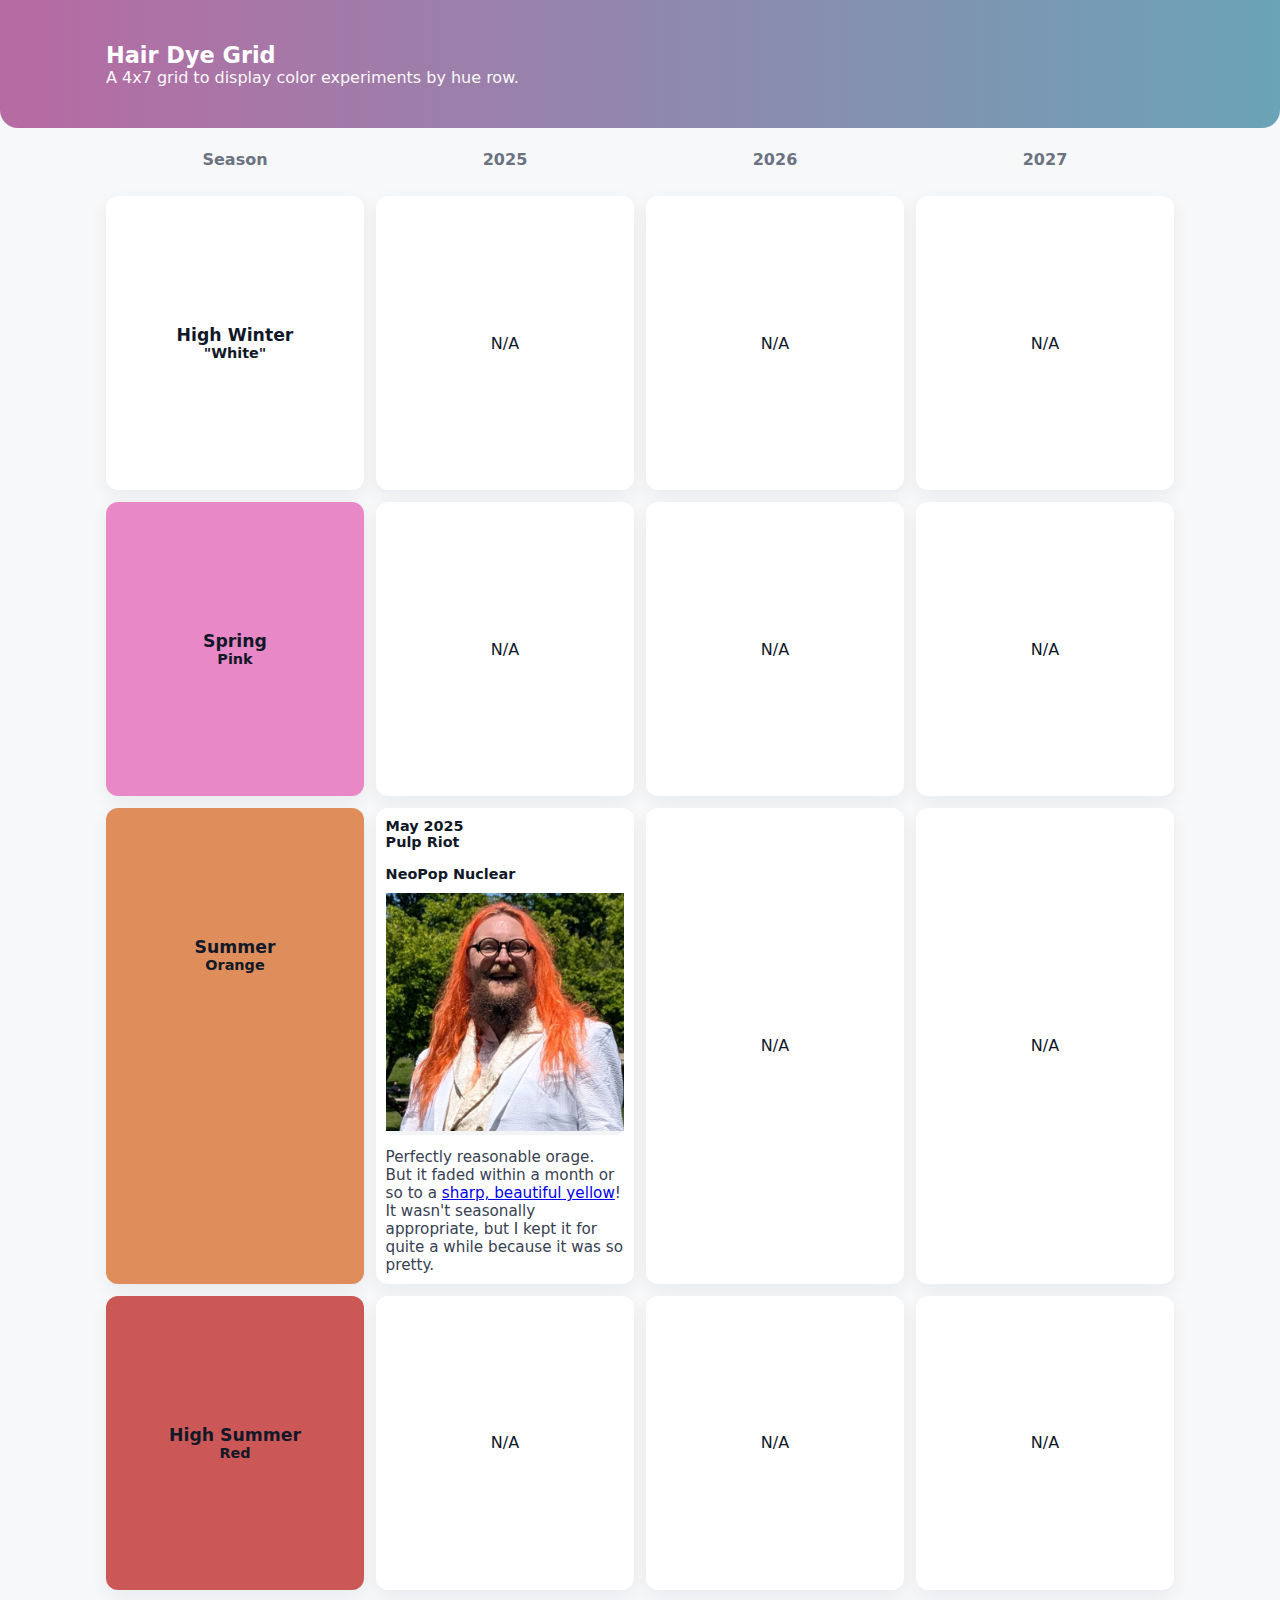
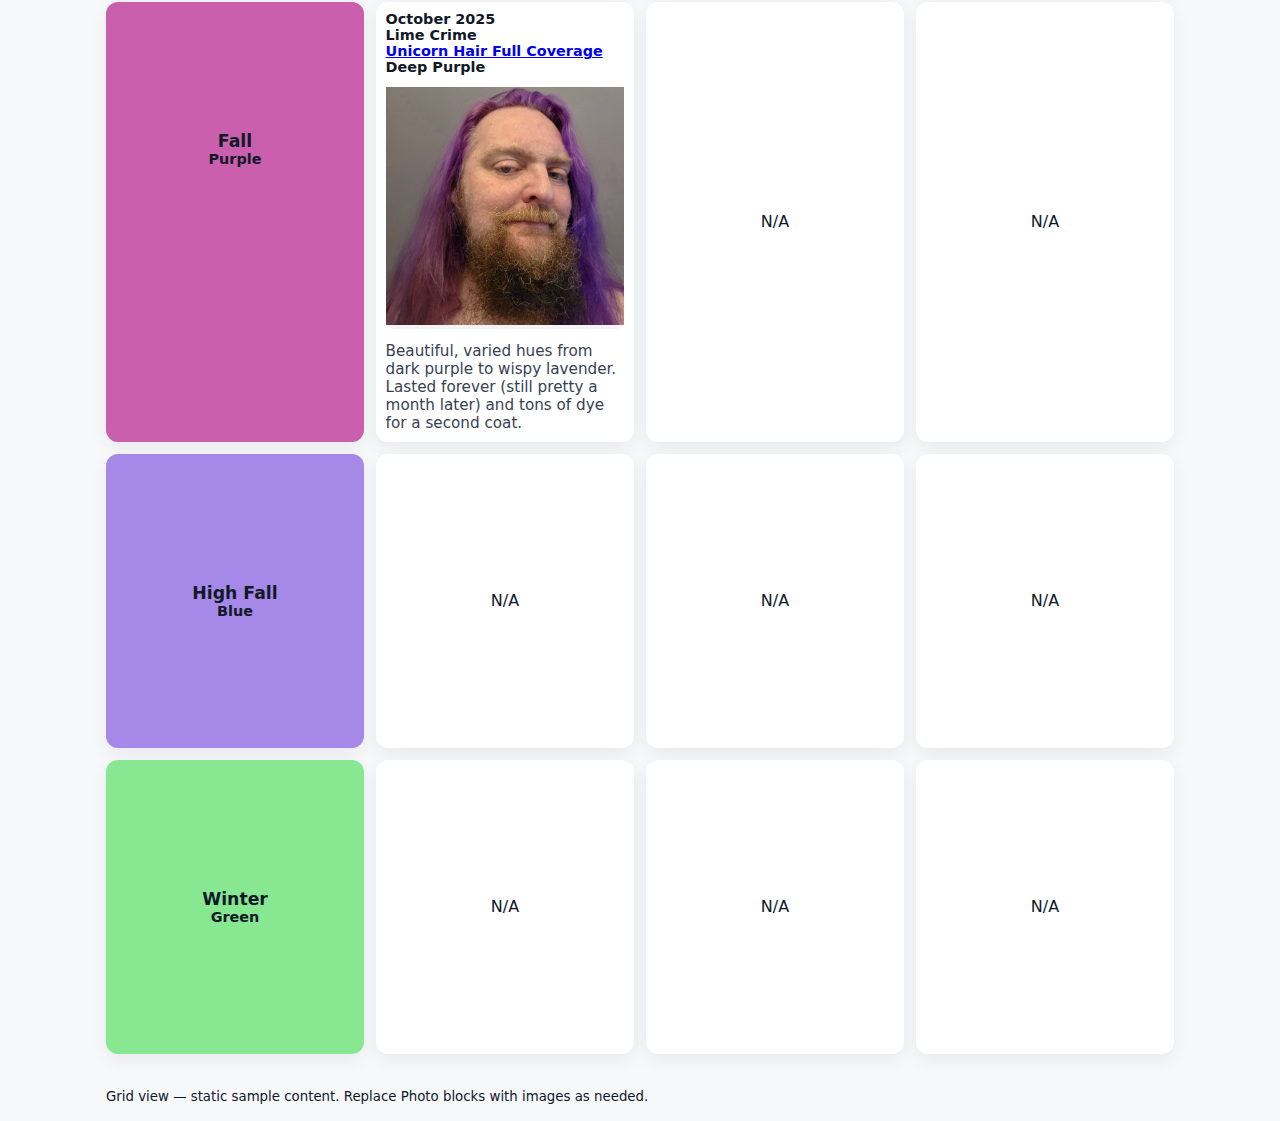
<file: index.html>
<!doctype html>
<html lang="en">
  <head>
    <meta charset="utf-8" />
    <meta name="viewport" content="width=device-width,initial-scale=1" />
    <title>Hair Dye Grid</title>
    <link rel="stylesheet" href="styles.css" />
  </head>
  <body>
    <header class="site-header">
      <div class="container">
        <h1>Hair Dye Grid</h1>
        <p class="lead">A 4x7 grid to display color experiments by hue row.</p>
      </div>
    </header>

    <main class="container grid-page">

        <div class="grid-area">
          <div class="col-header">Season</div>
          <div class="col-header">2025</div>
          <div class="col-header">2026</div>
          <div class="col-header">2027</div>

          <!-- Row: White -->
          <!-- <div class="mobile-row-label">White</div> -->
          <article class="grid-card white">
            <div class="card-category"><span class="season">High Winter</span><br/>"White"</div>
          </article>
          <article class="grid-card">
            <div class="card-full" style="display:flex;align-items:center;justify-content:center;width:100%;height:100%;">N/A</div>
          </article>
          <article class="grid-card">
            <div class="card-full" style="display:flex;align-items:center;justify-content:center;width:100%;height:100%;">N/A</div>
          </article>
          <article class="grid-card">
            <div class="card-full" style="display:flex;align-items:center;justify-content:center;width:100%;height:100%;">N/A</div>
          </article>

          <!-- Row: Pink -->
          <article class="grid-card pink">
            <div class="card-category"><span class="season">Spring</span><br/>Pink</div>
          </article>
          <article class="grid-card">
            <div class="card-full" style="display:flex;align-items:center;justify-content:center;width:100%;height:100%;">N/A</div>
          </article>
          <article class="grid-card">
            <div class="card-full" style="display:flex;align-items:center;justify-content:center;width:100%;height:100%;">N/A</div>
          </article>
          <article class="grid-card">
            <div class="card-full" style="display:flex;align-items:center;justify-content:center;width:100%;height:100%;">N/A</div>
          </article>

          <!-- Row: Orange -->
          <article class="grid-card orange">
            <div class="card-category"><span class="season">Summer</span><br/>Orange</div>
          </article>
          <article class="grid-card">
            <div class="card-meta">May 2025<br/><strong>Pulp Riot<br/></strong><br/>NeoPop Nuclear</div>
            <div class="card-photo"><a href="assets/orange2025.jpg" target="_blank"><img src="./assets/orange2025.jpg" style = "width:100%"></a></div>
            <div class="card-review">Perfectly reasonable orage. But it faded within a month or so to a <a href="./assets/yellow2025.jpg" target="_blank">sharp, beautiful yellow</a>! It wasn't seasonally appropriate, but I kept it for quite a while because it was so pretty.</div>
          </article>
          <article class="grid-card">
            <div class="card-full" style="display:flex;align-items:center;justify-content:center;width:100%;height:100%;">N/A</div>
          </article>
          <article class="grid-card">
            <div class="card-full" style="display:flex;align-items:center;justify-content:center;width:100%;height:100%;">N/A</div>
          </article>

          <!-- Row: Red -->
          <article class="grid-card red">
            <div class="card-category"><span class="season">High Summer</span><br/>Red</div>
          </article>
          <article class="grid-card">
            <div class="card-full" style="display:flex;align-items:center;justify-content:center;width:100%;height:100%;">N/A</div>
          </article>
          <article class="grid-card">
            <div class="card-full" style="display:flex;align-items:center;justify-content:center;width:100%;height:100%;">N/A</div>
          </article>
          <article class="grid-card">
            <div class="card-full" style="display:flex;align-items:center;justify-content:center;width:100%;height:100%;">N/A</div>
          </article>

          <!-- Row: Purple -->
          <article class="grid-card purple">
            <div class="card-category"><span class="season">Fall</span><br/>Purple</div>
          </article>
          <article class="grid-card">
            <div class="card-meta">October 2025<br/><strong>Lime Crime<br/><a href="./https://limecrime.com/products/unicorn-hair-full-coverage" target="_blank">Unicorn Hair Full Coverage</a></strong><br/>Deep Purple</div>
            <div class="card-photo"><a href="assets/purple2025.jpg" target="_blank"><img src="/assets/purple2025.jpg" style = "width:100%"> </a></div>
            <div class="card-review">Beautiful, varied hues from dark purple to wispy lavender. Lasted forever (still pretty a month later) and tons of dye for a second coat.</div>
          </article>
          <article class="grid-card">
            <div class="card-full" style="display:flex;align-items:center;justify-content:center;width:100%;height:100%;">N/A</div>
          </article>
          <article class="grid-card">
            <div class="card-full" style="display:flex;align-items:center;justify-content:center;width:100%;height:100%;">N/A</div>
          </article>

          <!-- Row: Blue -->
          <article class="grid-card blue">
            <div class="card-category"><span class="season">High Fall</span><br/>Blue</div>
          </article>
          <article class="grid-card">
            <div class="card-full" style="display:flex;align-items:center;justify-content:center;width:100%;height:100%;">N/A</div>
          </article>
          <article class="grid-card">
            <div class="card-full" style="display:flex;align-items:center;justify-content:center;width:100%;height:100%;">N/A</div>
          </article>
          <article class="grid-card">
            <div class="card-full" style="display:flex;align-items:center;justify-content:center;width:100%;height:100%;">N/A</div>
          </article>

          <!-- Row: Green -->
          <article class="grid-card green">
            <div class="card-category"><span class="season">Winter</span><br/>Green</div>
          </article>
          <article class="grid-card">
            <div class="card-full" style="display:flex;align-items:center;justify-content:center;width:100%;height:100%;">N/A</div>
          </article>
          <article class="grid-card">
            <div class="card-full" style="display:flex;align-items:center;justify-content:center;width:100%;height:100%;">N/A</div>
          </article>
          <article class="grid-card">
            <div class="card-full" style="display:flex;align-items:center;justify-content:center;width:100%;height:100%;">N/A</div>
          </article>

        </div>
      </div>
    </main>

    <footer class="site-footer">
      <div class="container">
        <small>Grid view — static sample content. Replace Photo blocks with images as needed.</small>
      </div>
    </footer>
  </body>
</html>
</file>
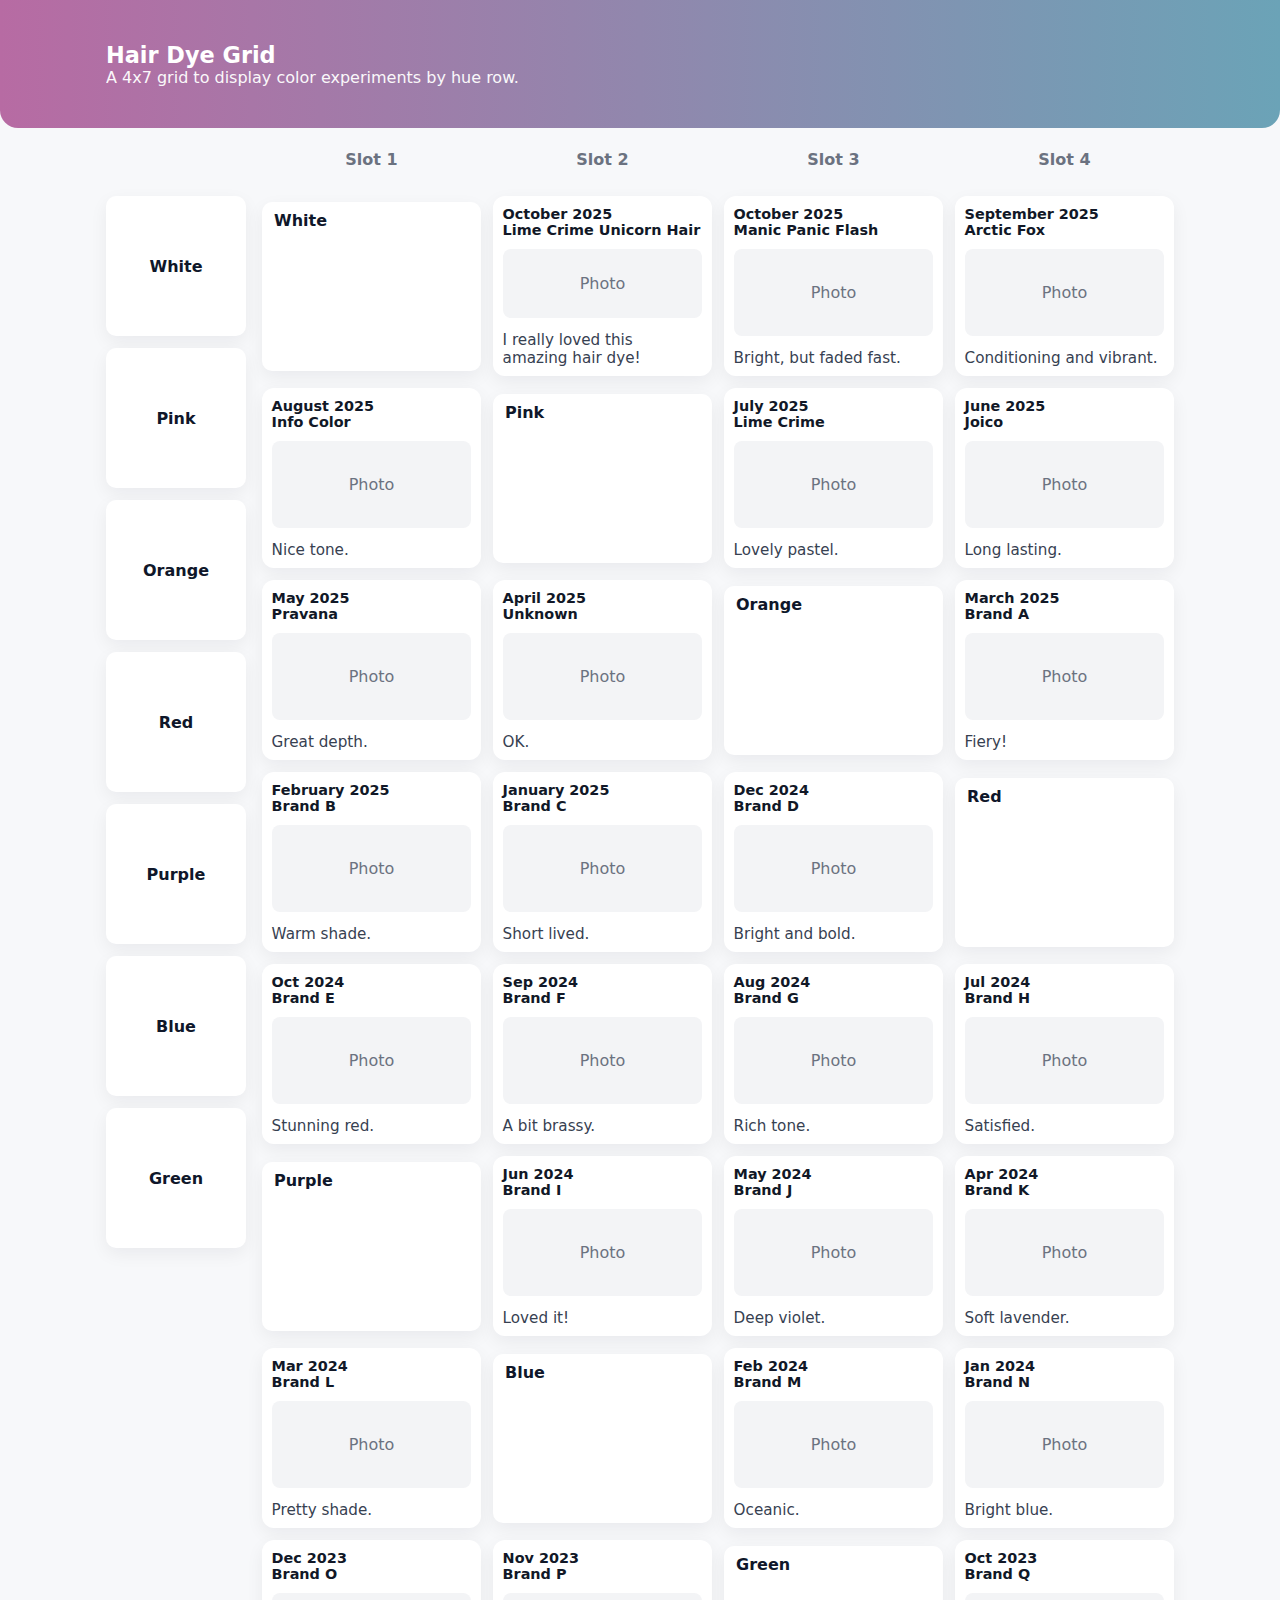
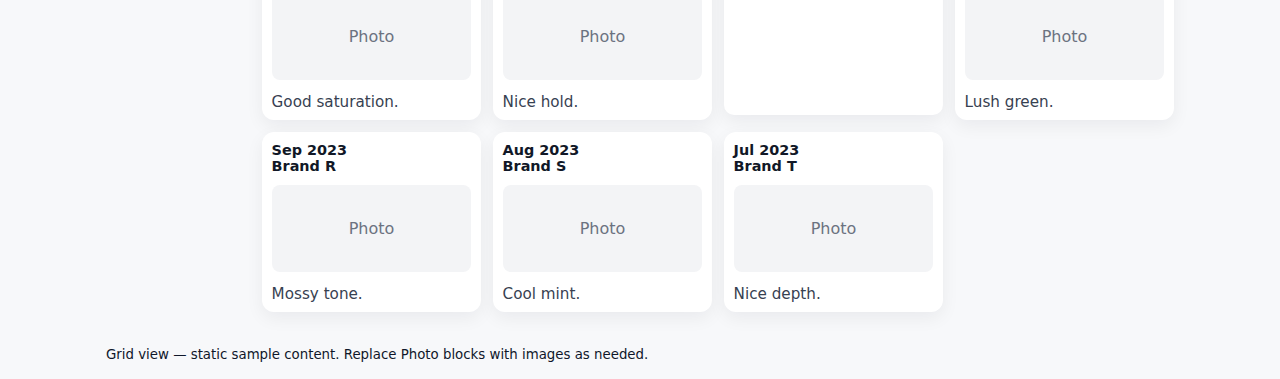
<file: grid.html>
<!doctype html>
<html lang="en">
  <head>
    <meta charset="utf-8" />
    <meta name="viewport" content="width=device-width,initial-scale=1" />
    <title>Hair Dye Grid</title>
    <link rel="stylesheet" href="styles.css" />
  </head>
  <body>
    <header class="site-header">
      <div class="container">
        <h1>Hair Dye Grid</h1>
        <p class="lead">A 4x7 grid to display color experiments by hue row.</p>
      </div>
    </header>

    <main class="container grid-page">
      <div class="grid-wrap">
        <div class="grid-labels">
          <div></div>
          <div class="row-label">White</div>
          <div class="row-label">Pink</div>
          <div class="row-label">Orange</div>
          <div class="row-label">Red</div>
          <div class="row-label">Purple</div>
          <div class="row-label">Blue</div>
          <div class="row-label">Green</div>
        </div>

        <div class="grid-area">
          <!-- 4 columns x 7 rows = 28 cells (plus labels row header) -->
          <!-- We'll render column headers first -->
          <div class="col-header">Slot 1</div>
          <div class="col-header">Slot 2</div>
          <div class="col-header">Slot 3</div>
          <div class="col-header">Slot 4</div>

          <!-- Row: White -->
            <div class="mobile-row-label">White</div>
          <article class="grid-card">
            <div class="card-meta">October 2025<br/><strong>Lime Crime Unicorn Hair</strong></div>
            <div class="card-photo">Photo</div>
            <div class="card-review">I really loved this amazing hair dye!</div>
          </article>
          <article class="grid-card">
            <div class="card-meta">October 2025<br/><strong>Manic Panic Flash</strong></div>
            <div class="card-photo">Photo</div>
            <div class="card-review">Bright, but faded fast.</div>
          </article>
          <article class="grid-card">
            <div class="card-meta">September 2025<br/><strong>Arctic Fox</strong></div>
            <div class="card-photo">Photo</div>
            <div class="card-review">Conditioning and vibrant.</div>
          </article>
          <article class="grid-card">
            <div class="card-meta">August 2025<br/><strong>Info Color</strong></div>
            <div class="card-photo">Photo</div>
            <div class="card-review">Nice tone.</div>
          </article>

          <!-- Row: Pink -->
            <div class="mobile-row-label">Pink</div>
          <article class="grid-card">
            <div class="card-meta">July 2025<br/><strong>Lime Crime</strong></div>
            <div class="card-photo">Photo</div>
            <div class="card-review">Lovely pastel.</div>
          </article>
          <article class="grid-card">
            <div class="card-meta">June 2025<br/><strong>Joico</strong></div>
            <div class="card-photo">Photo</div>
            <div class="card-review">Long lasting.</div>
          </article>
          <article class="grid-card">
            <div class="card-meta">May 2025<br/><strong>Pravana</strong></div>
            <div class="card-photo">Photo</div>
            <div class="card-review">Great depth.</div>
          </article>
          <article class="grid-card">
            <div class="card-meta">April 2025<br/><strong>Unknown</strong></div>
            <div class="card-photo">Photo</div>
            <div class="card-review">OK.</div>
          </article>

          <!-- Row: Orange -->
            <div class="mobile-row-label">Orange</div>
          <article class="grid-card">
            <div class="card-meta">March 2025<br/><strong>Brand A</strong></div>
            <div class="card-photo">Photo</div>
            <div class="card-review">Fiery!</div>
          </article>
          <article class="grid-card">
            <div class="card-meta">February 2025<br/><strong>Brand B</strong></div>
            <div class="card-photo">Photo</div>
            <div class="card-review">Warm shade.</div>
          </article>
          <article class="grid-card">
            <div class="card-meta">January 2025<br/><strong>Brand C</strong></div>
            <div class="card-photo">Photo</div>
            <div class="card-review">Short lived.</div>
          </article>
          <article class="grid-card">
            <div class="card-meta">Dec 2024<br/><strong>Brand D</strong></div>
            <div class="card-photo">Photo</div>
            <div class="card-review">Bright and bold.</div>
          </article>

          <!-- Row: Red -->
            <div class="mobile-row-label">Red</div>
          <article class="grid-card">
            <div class="card-meta">Oct 2024<br/><strong>Brand E</strong></div>
            <div class="card-photo">Photo</div>
            <div class="card-review">Stunning red.</div>
          </article>
          <article class="grid-card">
            <div class="card-meta">Sep 2024<br/><strong>Brand F</strong></div>
            <div class="card-photo">Photo</div>
            <div class="card-review">A bit brassy.</div>
          </article>
          <article class="grid-card">
            <div class="card-meta">Aug 2024<br/><strong>Brand G</strong></div>
            <div class="card-photo">Photo</div>
            <div class="card-review">Rich tone.</div>
          </article>
          <article class="grid-card">
            <div class="card-meta">Jul 2024<br/><strong>Brand H</strong></div>
            <div class="card-photo">Photo</div>
            <div class="card-review">Satisfied.</div>
          </article>

          <!-- Row: Purple -->
            <div class="mobile-row-label">Purple</div>
          <article class="grid-card">
            <div class="card-meta">Jun 2024<br/><strong>Brand I</strong></div>
            <div class="card-photo">Photo</div>
            <div class="card-review">Loved it!</div>
          </article>
          <article class="grid-card">
            <div class="card-meta">May 2024<br/><strong>Brand J</strong></div>
            <div class="card-photo">Photo</div>
            <div class="card-review">Deep violet.</div>
          </article>
          <article class="grid-card">
            <div class="card-meta">Apr 2024<br/><strong>Brand K</strong></div>
            <div class="card-photo">Photo</div>
            <div class="card-review">Soft lavender.</div>
          </article>
          <article class="grid-card">
            <div class="card-meta">Mar 2024<br/><strong>Brand L</strong></div>
            <div class="card-photo">Photo</div>
            <div class="card-review">Pretty shade.</div>
          </article>

          <!-- Row: Blue -->
            <div class="mobile-row-label">Blue</div>
          <article class="grid-card">
            <div class="card-meta">Feb 2024<br/><strong>Brand M</strong></div>
            <div class="card-photo">Photo</div>
            <div class="card-review">Oceanic.</div>
          </article>
          <article class="grid-card">
            <div class="card-meta">Jan 2024<br/><strong>Brand N</strong></div>
            <div class="card-photo">Photo</div>
            <div class="card-review">Bright blue.</div>
          </article>
          <article class="grid-card">
            <div class="card-meta">Dec 2023<br/><strong>Brand O</strong></div>
            <div class="card-photo">Photo</div>
            <div class="card-review">Good saturation.</div>
          </article>
          <article class="grid-card">
            <div class="card-meta">Nov 2023<br/><strong>Brand P</strong></div>
            <div class="card-photo">Photo</div>
            <div class="card-review">Nice hold.</div>
          </article>

          <!-- Row: Green -->
            <div class="mobile-row-label">Green</div>
          <article class="grid-card">
            <div class="card-meta">Oct 2023<br/><strong>Brand Q</strong></div>
            <div class="card-photo">Photo</div>
            <div class="card-review">Lush green.</div>
          </article>
          <article class="grid-card">
            <div class="card-meta">Sep 2023<br/><strong>Brand R</strong></div>
            <div class="card-photo">Photo</div>
            <div class="card-review">Mossy tone.</div>
          </article>
          <article class="grid-card">
            <div class="card-meta">Aug 2023<br/><strong>Brand S</strong></div>
            <div class="card-photo">Photo</div>
            <div class="card-review">Cool mint.</div>
          </article>
          <article class="grid-card">
            <div class="card-meta">Jul 2023<br/><strong>Brand T</strong></div>
            <div class="card-photo">Photo</div>
            <div class="card-review">Nice depth.</div>
          </article>

        </div>
      </div>
    </main>

    <footer class="site-footer">
      <div class="container">
        <small>Grid view — static sample content. Replace Photo blocks with images as needed.</small>
      </div>
    </footer>
  </body>
</html>
</file>
<file: styles.css>
:root{
  --bg:#f7f8fa;
  --card:#ffffff;
  --muted:#6b7280;
  --accent:#b76ba3;
  --accent-2:#6ba3b7;
  --radius:12px;
  --max-width:1100px;
  --shadow: 0 6px 18px rgba(16,24,40,0.06);
}
*{box-sizing:border-box}
html,body{height:100%}
body{margin:0;font-family:Inter,ui-sans-serif,system-ui,-apple-system,"Segoe UI",Roboto,"Helvetica Neue",Arial;background:var(--bg);color:#0f172a}
.container{max-width:var(--max-width);margin:0 auto;padding:1rem}
.site-header{background:linear-gradient(90deg,var(--accent),var(--accent-2));color:white;padding:1.6rem 0;border-bottom-left-radius:18px;border-bottom-right-radius:18px}
.site-header h1{margin:0;font-size:1.4rem}
.lead{opacity:0.95;margin-top:0.35rem}

/* Grid page styles */
.grid-page .grid-wrap{display:grid;grid-template-columns:140px 1fr;gap:1rem;align-items:start}
.grid-labels{display:grid;grid-template-rows:40px repeat(7,minmax(140px,auto));gap:0.75rem}
.grid-labels > div:first-child{height:40px}
.grid-labels .row-label{display:flex;align-items:center;padding:0.45rem 0.6rem;background:var(--card);border-radius:10px;font-weight:700;box-shadow:var(--shadow);justify-content:center}
/* mobile inline labels (hidden by default) */
.mobile-row-label{display:none}
/* Make rows flexible: a small minimum with auto height to improve small-screen layout */
.grid-area{display:grid;grid-template-columns:repeat(4,1fr);grid-template-rows:40px repeat(7,minmax(140px,auto));gap:0.75rem}
.grid-area .col-header{background:transparent;color:var(--muted);font-weight:700;padding:0.35rem 0.6rem;text-align:center}
.grid-card{background:var(--card);border-radius:12px;padding:0.6rem;display:flex;flex-direction:column;gap:0.45rem;min-height:180px;box-shadow:var(--shadow)}
.card-meta{font-weight:700;font-size:0.9rem;color:#111827}
.card-category{
  font-weight:800;
  font-size:0.9rem;
  color:#111827;
  text-align: center;  
  padding-bottom: 50%;
  padding-top: 50%;
}
.season{
  font-size: larger;
}
.pink{
  background-color: #e888c7;
}
.orange{
  background-color: #de8d5b;
}
.red{
  background-color: #cc5757;
}
.purple{
  background-color: #ca5fae;
}
.blue{
  background-color: #a688e8;
}
.green{
  background-color: #88e892;
}
.card-photo{flex:1;border-radius:8px;background:#f3f4f6;display:flex;align-items:center;justify-content:center;color:var(--muted);margin-top:0.25rem}
.card-review{font-size:0.95rem;color:#374151;padding-top:0.35rem}

/* Generic responsive tweaks */
@media (max-width:1000px){
  .grid-wrap{grid-template-columns:120px 1fr}
  .grid-card{min-height:150px}
}
@media (max-width:900px){
  /* collapse to 2 columns on medium screens */
  .grid-area{grid-template-columns:repeat(2,1fr)}
}
  /* Ensure mobile row labels are visible and styled */
  .grid-area .mobile-row-label{display:block !important;width:100% !important;box-sizing:border-box;padding:0.6rem 0.75rem;margin:0.35rem 0;border-radius:10px;background:var(--card);box-shadow:var(--shadow);font-weight:700;color:#0f172a;visibility:visible !important;opacity:1 !important}
@media (max-width:700px){
  /* Mobile: hide left labels and use inline mobile labels before each row */
  .grid-wrap{grid-template-columns:1fr}
  .grid-labels{display:none}
  /* ensure mobile labels are visible and take full width */
  .mobile-row-label{display:block !important;width:100%;box-sizing:border-box;padding:0.6rem 0.75rem;margin:0.35rem 0;border-radius:10px;background:var(--card);box-shadow:var(--shadow);font-weight:700;color:#0f172a}

  /* Make grid cards stack vertically, full width */
  .grid-area{display:block}
  .grid-area .col-header{display:none}
  .grid-card{width:100%;margin-bottom:0.75rem}
}

/* Small utility */
.container p, .container small{margin:0}
</file>
